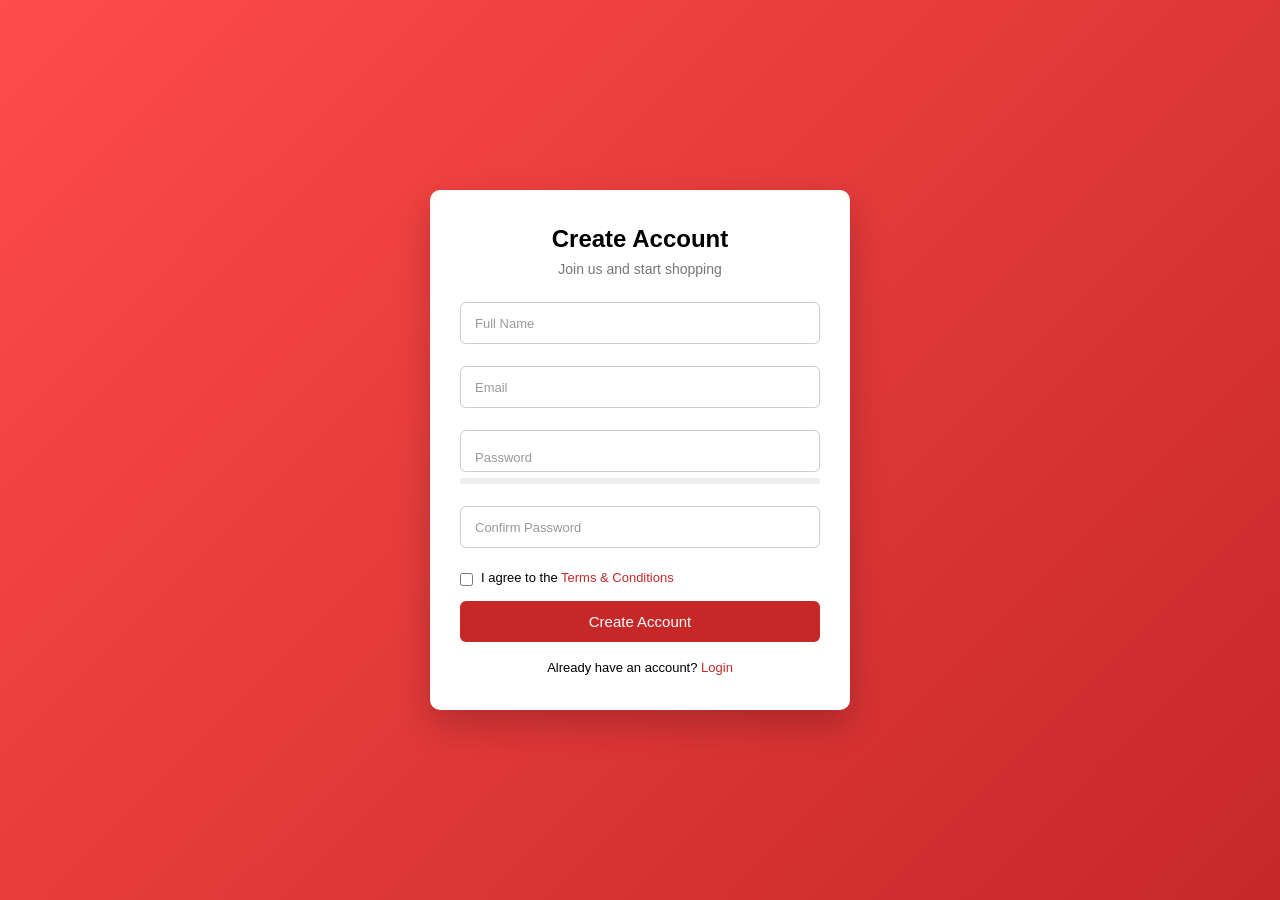
<file: create-account.html>
<!DOCTYPE html>
<html lang="en">
<head>
<meta charset="UTF-8">
<title>Create Account</title>
<meta name="viewport" content="width=device-width, initial-scale=1.0">

<style>
*{
    margin:0;
    padding:0;
    box-sizing:border-box;
    font-family:Arial, sans-serif;
}

body{
    min-height:100vh;
    background:linear-gradient(135deg,#ff4b4b,#c62828);
    display:flex;
    justify-content:center;
    align-items:center;
}

@keyframes fadeSlideUp{
    from{opacity:0;transform:translateY(30px);}
    to{opacity:1;transform:translateY(0);}
}

.signup-wrapper{
    width:100%;
    padding:20px;
}

.signup-box{
    max-width:420px;
    background:#fff;
    padding:35px 30px;
    border-radius:10px;
    margin:auto;
    box-shadow:0 15px 35px rgba(0,0,0,0.2);
    text-align:center;
    animation:fadeSlideUp 0.8s ease-out;
}

.signup-box h2{
    margin-bottom:8px;
}

.signup-box p{
    font-size:14px;
    color:#777;
    margin-bottom:25px;
}

.input-group{
    position:relative;
    margin-bottom:22px;
}

.input-group input{
    width:100%;
    padding:12px 10px;
    border:1px solid #ccc;
    border-radius:6px;
    outline:none;
    font-size:14px;
}

.input-group label{
    position:absolute;
    top:50%;
    left:10px;
    transform:translateY(-50%);
    color:#999;
    font-size:13px;
    pointer-events:none;
    transition:0.3s;
    background:#fff;
    padding:0 5px;
}

.input-group input:focus + label,
.input-group input:valid + label{
    top:-6px;
    font-size:12px;
    color:#c62828;
}

/* Password strength bar */
.strength{
    height:6px;
    width:100%;
    background:#eee;
    border-radius:5px;
    margin-top:6px;
    overflow:hidden;
}

.strength span{
    display:block;
    height:100%;
    width:0;
    transition:0.4s;
}

/* Weak */
input:valid:not([pattern="(?=.*[A-Z])(?=.*[0-9])(?=.*[!@#$%^&*]).{8,}"]) ~ .strength span{
    width:33%;
    background:#ff9800;
}

/* Strong */
input[pattern="(?=.*[A-Z])(?=.*[0-9])(?=.*[!@#$%^&*]).{8,}"]:valid ~ .strength span{
    width:100%;
    background:#4caf50;
}

/* Terms */
.terms{
    display:flex;
    align-items:flex-start;
    gap:8px;
    font-size:13px;
    margin:15px 0;
    text-align:left;
}

.terms input{
    margin-top:3px;
}

.terms a{
    color:#c62828;
    text-decoration:none;
}

.terms a:hover{
    text-decoration:underline;
}

.signup-btn{
    width:100%;
    padding:12px;
    background:#c62828;
    border:none;
    border-radius:6px;
    color:#fff;
    font-size:15px;
    cursor:pointer;
}

.signup-btn:hover{
    background:#a81d1d;
}

.login-link{
    margin-top:18px;
    font-size:13px;
}

.login-link a{
    color:#c62828;
    text-decoration:none;
}

@media(max-width:480px){
    .signup-box{
        padding:30px 20px;
    }
}
</style>
</head>

<body>

<div class="signup-wrapper">
<div class="signup-box">

<h2>Create Account</h2>
<p>Join us and start shopping</p>

<form>

<div class="input-group">
<input type="text" required>
<label>Full Name</label>
</div>

<div class="input-group">
<input type="email" required>
<label>Email</label>
</div>

<div class="input-group">
<input type="password"
required
pattern=".{6,}">
<label>Password</label>
<div class="strength"><span></span></div>
</div>

<div class="input-group">
<input type="password" required>
<label>Confirm Password</label>
</div>

<div class="terms">
<input type="checkbox" required>
<label>I agree to the <a href="#">Terms & Conditions</a></label>
</div>

<button class="signup-btn">Create Account</button>

<div class="login-link">
Already have an account? <a href="login.html">Login</a>
</div>

</form>

</div>
</div>

</body>
</html>
</file>
